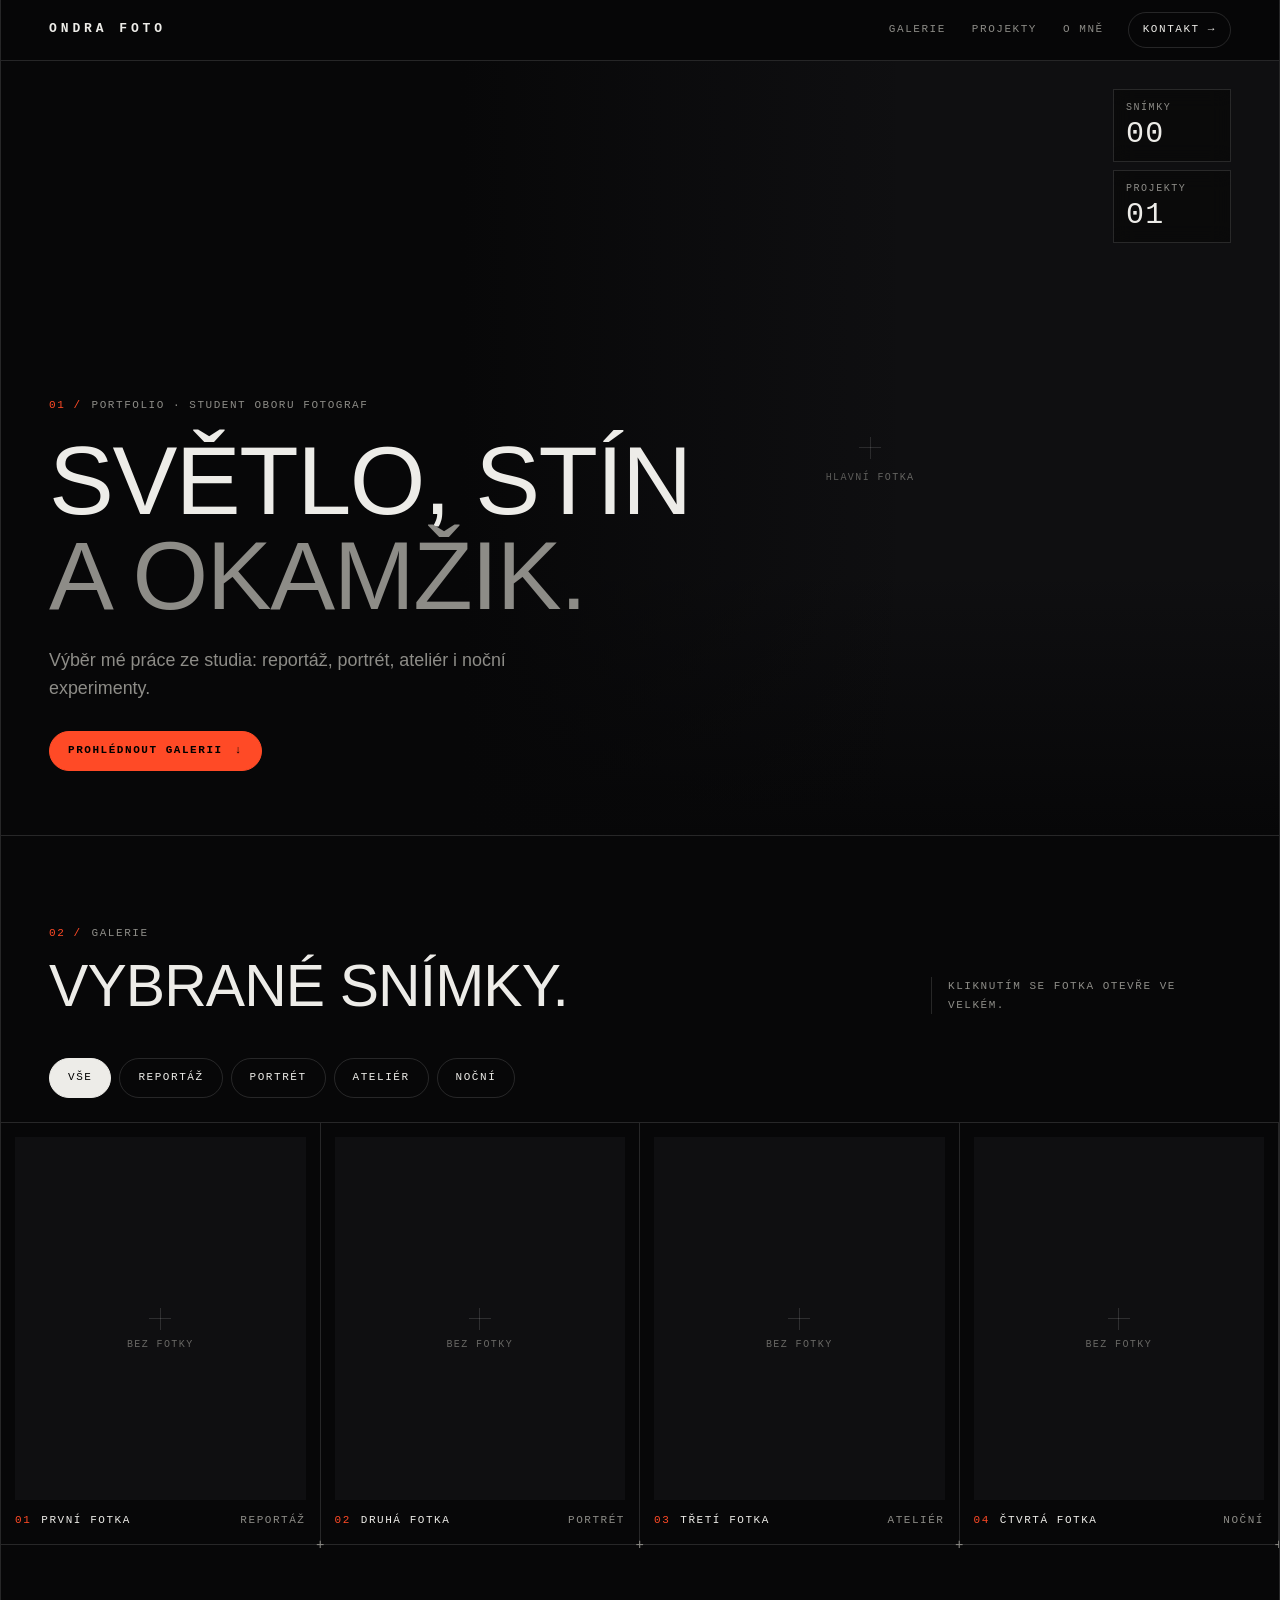
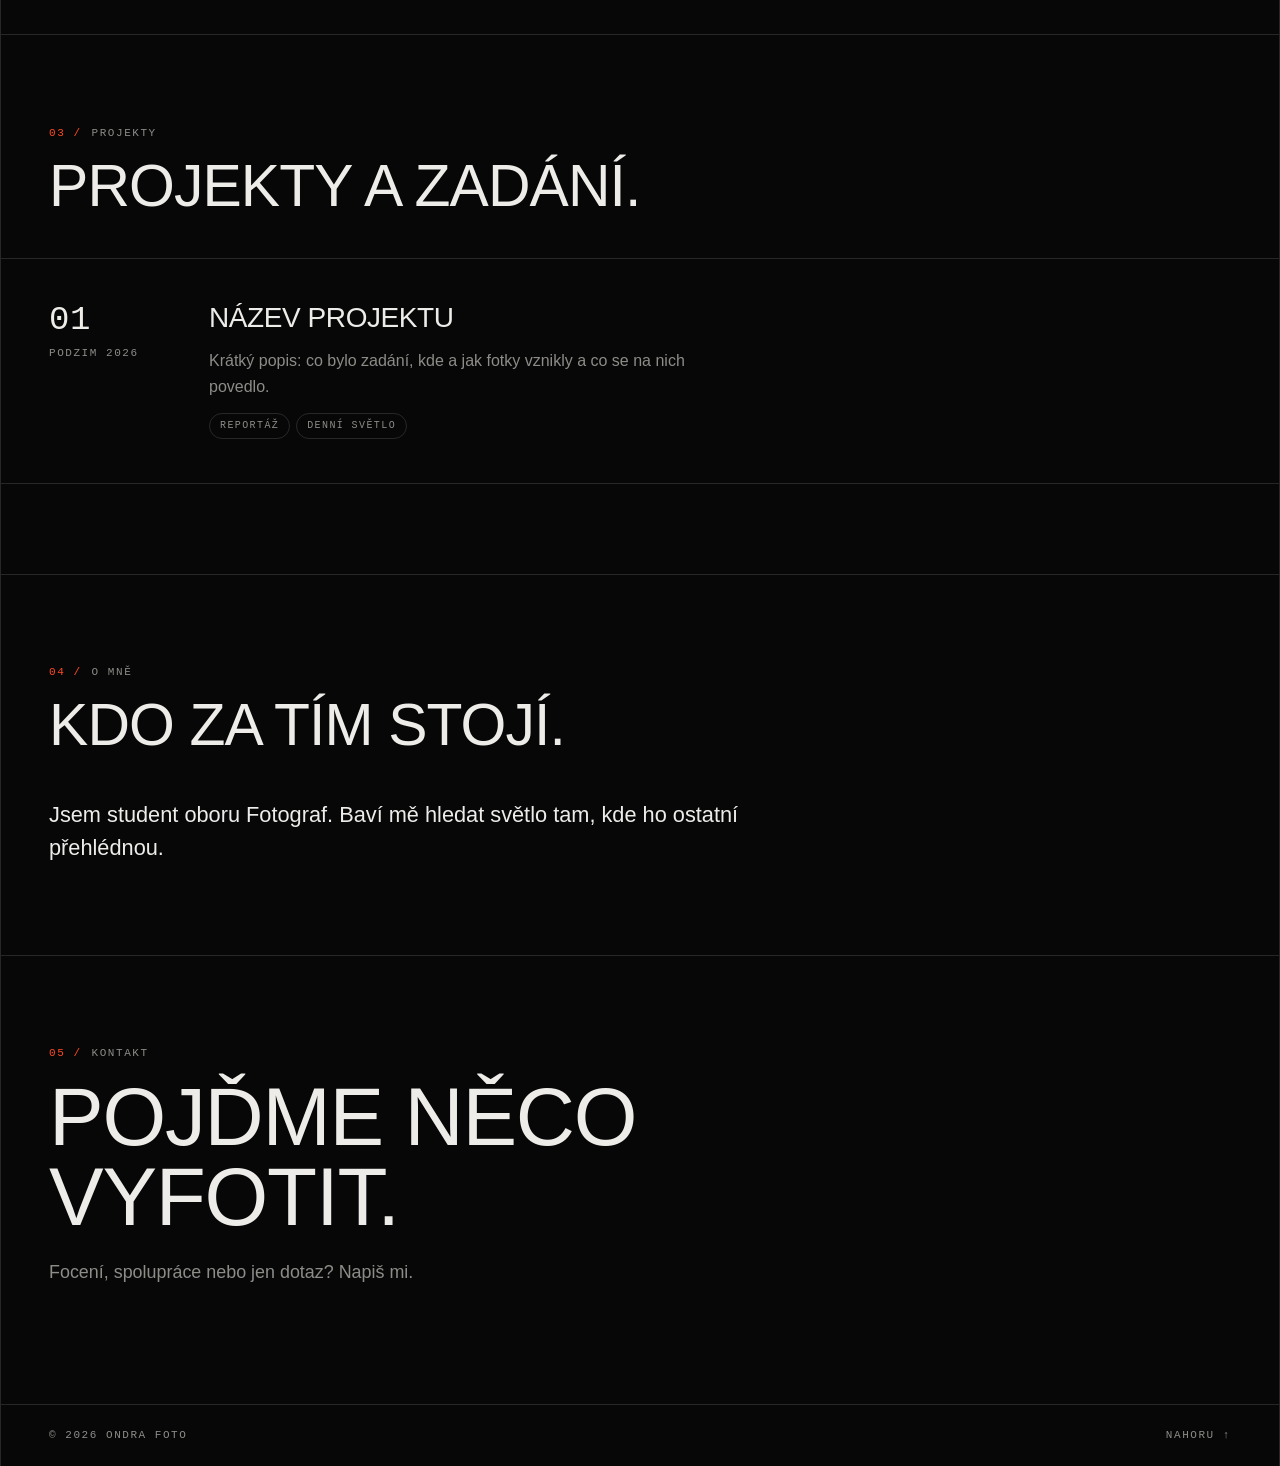
<file: index.html>
<!doctype html>
<html lang="cs">
<head>
  <meta charset="utf-8">
  <meta name="viewport" content="width=device-width, initial-scale=1">
  <meta http-equiv="Content-Security-Policy" content="default-src 'self'; img-src 'self' blob: data:; style-src 'self'; script-src 'self'; connect-src 'self'; base-uri 'none'; form-action 'none'">
  <title>Portfolio</title>
  <meta name="description" content="">
  <meta name="theme-color" content="#070708">
  <link rel="icon" href="favicon.svg" type="image/svg+xml">
  <link rel="stylesheet" href="style.css">
</head>
<body>
  <header class="top">
    <a id="brand" class="brand" href="#top"></a>
    <nav id="nav" aria-label="Sekce"></nav>
    <a id="nav-cta" class="pill" hidden></a>
  </header>
  <main id="top">
    <section class="hero" id="hero"></section>
    <div id="sections"></div>
  </main>
  <footer id="foot" class="foot"></footer>
  <script src="site.js"></script>
</body>
</html>
</file>
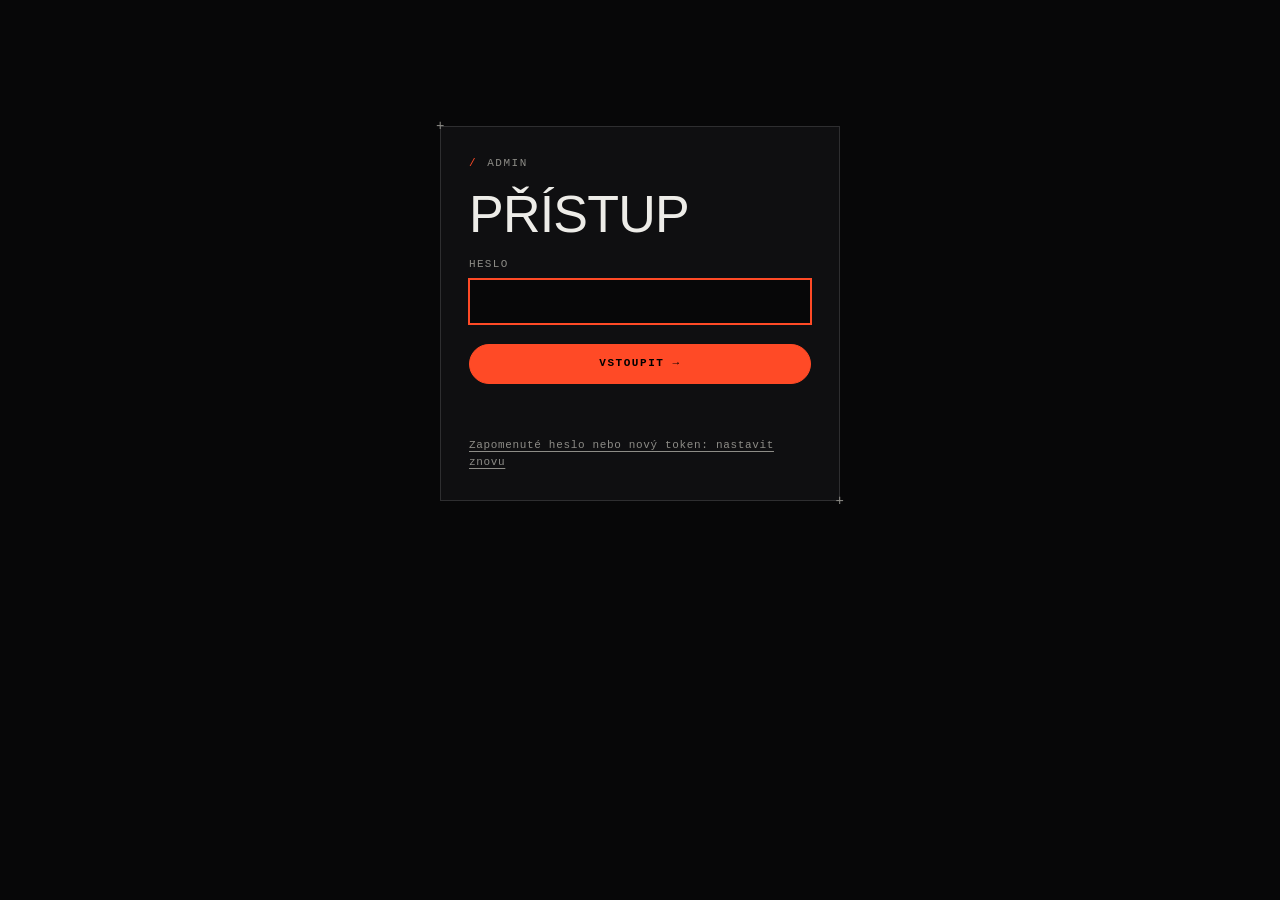
<file: admin/index.html>
<!doctype html>
<html lang="cs" data-admin>
<head>
  <meta charset="utf-8">
  <meta name="viewport" content="width=device-width, initial-scale=1">
  <meta http-equiv="Content-Security-Policy" content="default-src 'self'; img-src 'self' blob: data:; style-src 'self'; script-src 'self'; connect-src 'self' https://api.github.com; base-uri 'none'; form-action 'none'">
  <meta name="robots" content="noindex, nofollow">
  <meta name="referrer" content="no-referrer">
  <title>Editor</title>
  <meta name="theme-color" content="#070708">
  <link rel="icon" href="../favicon.svg" type="image/svg+xml">
  <link rel="stylesheet" href="../style.css">
  <link rel="stylesheet" href="admin.css">
</head>
<body class="locked">
  <header class="top">
    <a id="brand" class="brand" href="#top"></a>
    <nav id="nav" aria-label="Sekce"></nav>
    <a id="nav-cta" class="pill" hidden></a>
  </header>
  <main id="top">
    <section class="hero" id="hero"></section>
    <div id="sections"></div>
  </main>
  <footer id="foot" class="foot"></footer>
  <div id="admin-root"></div>
  <script src="../site.js"></script>
  <script src="admin.js"></script>
</body>
</html>
</file>
<file: style.css>
/* Tokens. The editor (admin/admin.css) uses the same ones. */
:root {
  --bg: #070708;
  --panel: #0f0f11;
  --line: rgba(255, 255, 255, 0.13);
  --text: #edece8;
  --muted: #8d8c87;
  --accent: #ff4a26;
  --sans: "Helvetica Neue", Helvetica, "Segoe UI", Arial, sans-serif;
  --mono: ui-monospace, "Cascadia Mono", "SF Mono", Consolas, "Liberation Mono", monospace;
  --pad: clamp(16px, 4vw, 48px);
  --wide: 1360px;
  color-scheme: dark;
}

*, *::before, *::after { box-sizing: border-box; }
html { scroll-behavior: smooth; scroll-padding-top: 72px; }
body {
  margin: 0; background: var(--bg); color: var(--text);
  font: 400 16px/1.6 var(--sans); -webkit-font-smoothing: antialiased;
}
/* The page sits in a frame of two hairlines, like a contact sheet. */
body > header, body > main, body > footer {
  max-width: var(--wide); margin-inline: auto;
  border-inline: 1px solid var(--line);
}
main { overflow-x: clip; }
h1, h2, h3, p, figure { margin: 0; }
img { display: block; max-width: 100%; }
a { color: inherit; }
button { font: inherit; color: inherit; }
::selection { background: var(--accent); color: #000; }
:focus-visible { outline: 1px solid var(--accent); outline-offset: 3px; }
[hidden] { display: none !important; }

h1, h2, h3 { font-weight: 300; text-transform: uppercase; letter-spacing: -0.015em; line-height: 0.98; text-wrap: balance; }
h1 { font-size: clamp(40px, 7.6vw, 104px); }
h2 { font-size: clamp(28px, 4.6vw, 60px); }
h3 { font-size: clamp(20px, 2.2vw, 28px); line-height: 1.1; }

.tag, .num, .chip, .note, .pill, nav a, .foot, figcaption, .hud, .project-side, .project-note, .frame-ph, .empty, .sec-note {
  font-family: var(--mono); font-size: 11px; letter-spacing: 0.14em; text-transform: uppercase;
}
.tag { color: var(--muted); display: flex; gap: 10px; }
.num { color: var(--accent); }
.lead { max-width: 46ch; color: var(--muted); font-size: clamp(15px, 1.4vw, 18px); white-space: pre-line; }
.note { color: var(--muted); margin-top: 20px; }
.empty { color: var(--muted); padding: 32px var(--pad); }

/* ---------- pills ---------- */
.pill {
  display: inline-flex; align-items: center; gap: 12px; white-space: nowrap;
  padding: 10px 18px; border: 1px solid var(--line); border-radius: 999px;
  background: none; text-decoration: none; cursor: pointer;
  transition: border-color 0.15s, color 0.15s, background 0.15s;
}
.pill:hover { border-color: var(--text); }
.pill-solid { background: var(--accent); border-color: var(--accent); color: #000; font-weight: 600; }
.pill-solid:hover { background: var(--text); border-color: var(--text); }
.pill[aria-pressed="true"] { background: var(--text); border-color: var(--text); color: #000; }
.actions { display: flex; flex-wrap: wrap; gap: 10px; margin-top: 28px; }

/* ---------- header ---------- */
.top {
  position: sticky; top: 0; z-index: 20;
  display: flex; align-items: center; gap: 24px;
  padding: 12px var(--pad); border-bottom: 1px solid var(--line);
  background: rgba(7, 7, 8, 0.82); backdrop-filter: blur(14px); -webkit-backdrop-filter: blur(14px);
}
.brand { font-family: var(--mono); font-size: 13px; letter-spacing: 0.3em; text-transform: uppercase; text-decoration: none; font-weight: 600; white-space: nowrap; }
nav { display: flex; gap: 26px; margin-left: auto; overflow-x: auto; scrollbar-width: none; }
nav a { color: var(--muted); text-decoration: none; white-space: nowrap; padding: 6px 0; }
nav a:hover { color: var(--text); }
.top .pill { padding: 8px 14px; }

/* ---------- photo frames ---------- */
.frame { position: relative; display: block; overflow: hidden; background: var(--panel); border: 0; padding: 0; width: 100%; }
.frame img { width: 100%; height: 100%; object-fit: cover; }
button.frame { cursor: zoom-in; }
button.frame img { transition: transform 0.5s cubic-bezier(0.2, 0.7, 0.2, 1); }
button.frame:hover img { transform: scale(1.035); }
.frame.is-empty {
  display: grid; place-items: center;
  background:
    linear-gradient(var(--line), var(--line)) center / 1px 22px no-repeat,
    linear-gradient(var(--line), var(--line)) center / 22px 1px no-repeat,
    var(--panel);
}
.frame-ph { color: var(--muted); opacity: 0.7; transform: translateY(26px); font-size: 10px; }

/* ---------- hero ---------- */
.hero {
  position: relative; overflow: hidden;
  min-height: min(86vh, 800px);
  display: flex; flex-direction: column; justify-content: flex-end;
  padding: 120px var(--pad) clamp(36px, 6vw, 64px);
}
.hero-photo { position: absolute; inset: 0 0 0 auto; width: 64%; height: 100%; }
.hero-photo::after {
  content: ""; position: absolute; inset: 0; pointer-events: none;
  background:
    linear-gradient(90deg, var(--bg) 0%, rgba(7, 7, 8, 0.55) 22%, transparent 55%),
    linear-gradient(0deg, var(--bg) 0%, transparent 34%);
}
.hero-photo.is-empty .frame-ph { transform: translateY(30px); }
.hero-body { position: relative; z-index: 1; max-width: min(100%, 760px); }
.hero h1 { margin: 18px 0 22px; }
.hero h1 span { display: block; }
.hero h1 .dim { color: var(--muted); }
.arrow { font-family: var(--mono); }

.hud { position: absolute; z-index: 1; top: 28px; right: var(--pad); display: flex; flex-direction: column; gap: 8px; }
.hud-box {
  display: flex; flex-direction: column; gap: 2px; min-width: 118px; padding: 10px 12px;
  border: 1px solid var(--line); background: rgba(7, 7, 8, 0.6);
  backdrop-filter: blur(10px); -webkit-backdrop-filter: blur(10px);
}
.hud-label { color: var(--muted); font-size: 10px; }
.hud-value { font-size: 30px; letter-spacing: 0.04em; line-height: 1.1; font-weight: 300; }

/* ---------- sections ---------- */
.sec { border-top: 1px solid var(--line); padding: clamp(44px, 7vw, 92px) 0; }
.sec > * { margin-inline: var(--pad); }
.sec-head { display: grid; grid-template-columns: minmax(0, 1fr) minmax(0, 300px); gap: 14px 40px; align-items: end; margin-bottom: clamp(24px, 4vw, 44px); }
.sec-head .tag { grid-column: 1 / -1; }
.sec-note { color: var(--muted); border-left: 1px solid var(--line); padding-left: 16px; line-height: 1.7; white-space: pre-line; }
.filters { display: flex; flex-wrap: wrap; gap: 8px; margin-bottom: 24px; }

/* Gallery: the container draws top and left, each cell draws right and bottom. */
.sec > .grid, .sec > .projects { margin-inline: 0; }
.grid { display: grid; grid-template-columns: repeat(auto-fill, minmax(min(100%, 280px), 1fr)); border-top: 1px solid var(--line); }
.shot { position: relative; border: solid var(--line); border-width: 0 1px 1px 0; padding: 14px; }
.shot .frame { aspect-ratio: 4 / 5; }
/* A small cross on every intersection of the grid. */
.shot::after {
  content: "+"; position: absolute; right: -5px; bottom: -10px; z-index: 1;
  font: 14px/18px var(--mono); color: var(--muted); pointer-events: none;
}
figcaption { display: flex; align-items: baseline; gap: 10px; margin-top: 12px; }
.shot-title { color: var(--text); overflow-wrap: anywhere; }
.shot-cat { color: var(--muted); margin-left: auto; text-align: right; }

/* ---------- projects ---------- */
.projects { border-top: 1px solid var(--line); }
.project {
  position: relative; display: grid; gap: 20px 40px;
  grid-template-columns: 120px minmax(0, 1fr) minmax(0, 1.05fr);
  padding: clamp(24px, 4vw, 44px) var(--pad); border-bottom: 1px solid var(--line);
}
.project-side { display: flex; flex-direction: column; gap: 8px; color: var(--muted); }
.project-num { font-size: 34px; letter-spacing: 0.02em; line-height: 1; color: var(--text); font-weight: 300; }
.project-body { display: flex; flex-direction: column; gap: 14px; align-items: flex-start; }
.project-note { color: var(--accent); }
.project-text { color: var(--muted); max-width: 60ch; white-space: pre-line; }
.tags { display: flex; flex-wrap: wrap; gap: 6px; }
.chip { border: 1px solid var(--line); border-radius: 999px; padding: 4px 10px; color: var(--muted); font-size: 10px; }
.strip { display: grid; grid-template-columns: repeat(auto-fill, minmax(130px, 1fr)); gap: 8px; align-content: start; }
.strip .frame { aspect-ratio: 1; }

/* ---------- about and contact ---------- */
.about { display: grid; grid-template-columns: minmax(0, 1.2fr) minmax(0, 0.8fr); gap: 40px; align-items: start; }
.about-single { grid-template-columns: minmax(0, 1fr); }
.prose { font-size: clamp(17px, 1.7vw, 22px); line-height: 1.55; max-width: 58ch; white-space: pre-line; font-weight: 300; }
.about-photo { aspect-ratio: 4 / 5; }
.sec-contact h2 { font-size: clamp(34px, 6.4vw, 88px); }
.sec-contact .sec-head { margin-bottom: 20px; }

/* ---------- footer ---------- */
.foot { display: flex; justify-content: space-between; flex-wrap: wrap; gap: 12px 24px; padding: 22px var(--pad); border-top: 1px solid var(--line); color: var(--muted); }
.foot a { text-decoration: none; }
.foot a:hover { color: var(--text); }

/* ---------- lightbox ---------- */
.lb {
  width: 100vw; height: 100dvh; max-width: none; max-height: none; margin: 0; padding: 0; border: 0;
  background: rgba(4, 4, 5, 0.96); color: var(--text);
}
.lb[open] { display: grid; grid-template-columns: auto minmax(0, 1fr) auto; align-items: center; }
.lb::backdrop { background: #000; }
.lb figure { height: 100dvh; display: flex; flex-direction: column; justify-content: center; align-items: center; gap: 12px; padding: 56px 8px 20px; min-width: 0; }
.lb img { max-width: 100%; max-height: calc(100dvh - 120px); object-fit: contain; }
.lb figcaption { width: 100%; max-width: 1100px; justify-content: space-between; margin: 0; color: var(--muted); }
.lb-title { color: var(--text); }
.lb-btn {
  width: 44px; height: 44px; margin: 0 12px; border: 1px solid var(--line); border-radius: 50%;
  background: rgba(7, 7, 8, 0.6); cursor: pointer; font-family: var(--mono);
}
.lb-btn:hover { border-color: var(--accent); color: var(--accent); }
.lb-close { position: absolute; top: 12px; right: 0; z-index: 1; }

@media (max-width: 900px) {
  .project { grid-template-columns: 64px minmax(0, 1fr); }
  .project .strip { grid-column: 1 / -1; }
  .project-num { font-size: 26px; }
  .sec-head { grid-template-columns: minmax(0, 1fr); }
  .about { grid-template-columns: minmax(0, 1fr); }
  .about-photo { max-width: 420px; }
}
@media (max-width: 720px) {
  nav { display: none; }
  .top { justify-content: space-between; }
  .hero { min-height: 78vh; padding-top: 96px; }
  .hero-photo { width: 100%; }
  .hero-photo::after { background: linear-gradient(0deg, var(--bg) 6%, rgba(7, 7, 8, 0.5) 48%, rgba(7, 7, 8, 0.15) 100%); }
  .hud { position: relative; top: auto; right: auto; flex-direction: row; margin-top: 28px; }
  .hud-box { min-width: 0; flex: 1; }
  .shot { padding: 10px; }
  .lb[open] { grid-template-columns: minmax(0, 1fr); }
  .lb-prev, .lb-next { position: absolute; bottom: 14px; z-index: 1; }
  .lb-prev { left: 0; }
  .lb-next { right: 0; }
  .lb figure { padding-bottom: 72px; }
}
@media (prefers-reduced-motion: reduce) {
  html { scroll-behavior: auto; }
  * { transition: none !important; }
}
</file>
<file: admin/admin.css>
/* Editor chrome. Uses the same tokens as the site (see ../style.css). */

body.locked > header,
body.locked > main,
body.locked > footer { display: none; }
body.editing { padding-bottom: 76px; }

/* ---------- login and setup ---------- */
.login {
  position: relative;
  width: min(100% - 32px, 400px); margin: 14vh auto 48px;
  border: 1px solid var(--line); background: var(--panel);
  padding: 28px; display: flex; flex-direction: column; gap: 16px;
}
.login-wide { width: min(100% - 32px, 520px); margin-top: 7vh; }
/* The same small crosses as on the gallery grid, on two corners of the panel. */
.login::before, .login::after { content: "+"; position: absolute; font: 14px/18px var(--mono); color: var(--muted); }
.login::before { left: -5px; top: -10px; }
.login::after { right: -5px; bottom: -10px; }
.login h1 { font-size: clamp(36px, 8vw, 52px); }
.login label, .ed-dialog label {
  display: flex; flex-direction: column; gap: 6px;
  font-family: var(--mono); font-size: 11px; letter-spacing: 0.12em; text-transform: uppercase; color: var(--muted);
}
.login input, .ed-dialog input, .ed-dialog select {
  font: 15px/1.4 var(--sans); color: var(--text); background: var(--bg);
  border: 1px solid var(--line); border-radius: 0; padding: 11px 12px; width: 100%;
  letter-spacing: 0; text-transform: none;
}
.login input:focus, .ed-dialog input:focus, .ed-dialog select:focus { outline: 1px solid var(--accent); outline-offset: 0; border-color: var(--accent); }
.login .pill { justify-content: center; margin-top: 4px; }
.login .pill:disabled { opacity: 0.5; cursor: wait; }
.login-msg { min-height: 1.6em; font-size: 13px; color: var(--accent); }
.login-help { font-size: 14px; color: var(--muted); }
.login-link {
  align-self: flex-start; background: none; border: 0; padding: 0; cursor: pointer; text-align: left;
  font-family: var(--mono); font-size: 11px; letter-spacing: 0.06em; color: var(--muted); text-decoration: underline; text-underline-offset: 3px;
}
.login-link:hover { color: var(--text); }

/* ---------- editable text ---------- */
.ed { outline: 1px dashed transparent; outline-offset: 3px; cursor: text; min-width: 1ch; }
.ed:hover { outline-color: var(--muted); }
.ed:focus { outline: 1px solid var(--accent); }
.ed:empty { display: inline-block; min-width: 6ch; }
p.ed:empty, h2.ed:empty, h3.ed:empty, h1 .ed:empty { display: block; }
.ed:empty::before { content: attr(data-ph); color: var(--muted); opacity: 0.6; }
.pill-solid .ed:empty::before { color: #000; }
.editing .pill-solid:hover { background: var(--accent); border-color: var(--accent); }
.editing span.pill { cursor: default; }
.tags-edit { display: block; width: 100%; font-family: var(--mono); font-size: 11px; letter-spacing: 0.1em; color: var(--muted); }

/* ---------- item and section toolbars ---------- */
.ed-item:not(.hero-photo) { position: relative; }
.ed-tools { display: flex; gap: 3px; flex-wrap: wrap; }
.ed-item > .ed-tools {
  position: absolute; top: 8px; right: 8px; z-index: 3; justify-content: flex-end;
  opacity: 0; transition: opacity 0.12s;
}
.ed-item:hover > .ed-tools, .ed-item:focus-within > .ed-tools { opacity: 1; }
@media (hover: none) { .ed-item > .ed-tools { opacity: 1; } }
.ed-item-slot > .ed-tools { opacity: 1; }
.hero-photo > .ed-tools { top: 28px; right: auto; left: 24px; }
.shot.ed-item > .ed-tools { top: 22px; right: 22px; }
.editing .project.ed-item { padding-top: 56px; }
.editing .project.ed-item > .ed-tools { top: 14px; right: var(--pad); }
.strip .ed-item > .ed-tools { top: 4px; right: 4px; }
.editing .frame.ed-item { overflow: visible; }

.ed-tools button, .ed-btn {
  font-family: var(--mono); font-size: 11px; letter-spacing: 0.08em; text-transform: uppercase; text-decoration: none;
  color: var(--text); background: rgba(7, 7, 8, 0.86); border: 1px solid var(--line); border-radius: 999px;
  padding: 5px 10px; cursor: pointer; white-space: nowrap;
}
.ed-tools button:hover, .ed-btn:hover { border-color: var(--text); }
.ed-tools button.danger:hover { border-color: var(--accent); color: var(--accent); }
.ed-tools-inline { grid-column: 1 / -1; }

.ed-add {
  font-family: var(--mono); font-size: 11px; letter-spacing: 0.14em; text-transform: uppercase;
  color: var(--muted); background: none; cursor: pointer;
  border: 0; outline: 1px dashed var(--line); outline-offset: -14px; min-height: 140px;
}
.ed-add:hover { color: var(--accent); outline-color: var(--accent); }
.grid > .ed-add { border: solid var(--line); border-width: 0 1px 1px 0; }
.strip > .ed-add { min-height: 0; aspect-ratio: 1; outline-offset: -1px; }
.projects > .ed-add { width: 100%; min-height: 96px; border-bottom: 1px solid var(--line); }

section.is-hidden > *:not(.sec-head) { opacity: 0.3; }
.ed-hidden-tag {
  grid-column: 1 / -1; justify-self: start;
  font-family: var(--mono); font-size: 11px; letter-spacing: 0.1em; text-transform: uppercase;
  color: #000; background: var(--muted); padding: 2px 10px; border-radius: 999px;
}

/* ---------- bottom bar ---------- */
.ed-bar {
  position: fixed; left: 0; right: 0; bottom: 0; z-index: 30;
  display: flex; align-items: center; justify-content: space-between; flex-wrap: wrap; gap: 8px 16px;
  padding: 10px var(--pad);
  background: rgba(15, 15, 17, 0.94); border-top: 1px solid var(--accent);
  backdrop-filter: blur(14px); -webkit-backdrop-filter: blur(14px);
}
.ed-bar-left, .ed-bar-right { display: flex; align-items: center; flex-wrap: wrap; gap: 6px 10px; }
.ed-mode {
  font-family: var(--mono); font-size: 11px; font-weight: 700; letter-spacing: 0.14em; text-transform: uppercase;
  background: var(--accent); color: #000; padding: 4px 10px; border-radius: 999px;
}
.ed-status { font-family: var(--mono); font-size: 12px; color: var(--muted); }
.is-dirty .ed-status { color: var(--accent); }
.ed-bar .ed-btn { padding: 8px 12px; background: none; }
.ed-publish { padding: 9px 18px; }
body:not(.is-dirty) .ed-publish { opacity: 0.4; }

/* ---------- dialogs ---------- */
.ed-dialog {
  width: min(100% - 32px, 480px);
  background: var(--panel); color: var(--text);
  border: 1px solid var(--line); padding: 26px;
}
.ed-dialog::backdrop { background: rgba(0, 0, 0, 0.72); }
.ed-dialog form { display: flex; flex-direction: column; gap: 14px; }
.ed-dialog h2 { font-size: 30px; margin-bottom: 6px; }
.ed-dialog-row { display: flex; justify-content: flex-end; align-items: center; gap: 10px; margin-top: 8px; }
.ed-dialog .ed-btn { padding: 10px 14px; background: none; }

@media (max-width: 720px) {
  body.editing { padding-bottom: 150px; }
  .hero-photo > .ed-tools { top: 12px; left: var(--pad); }
}
</file>
